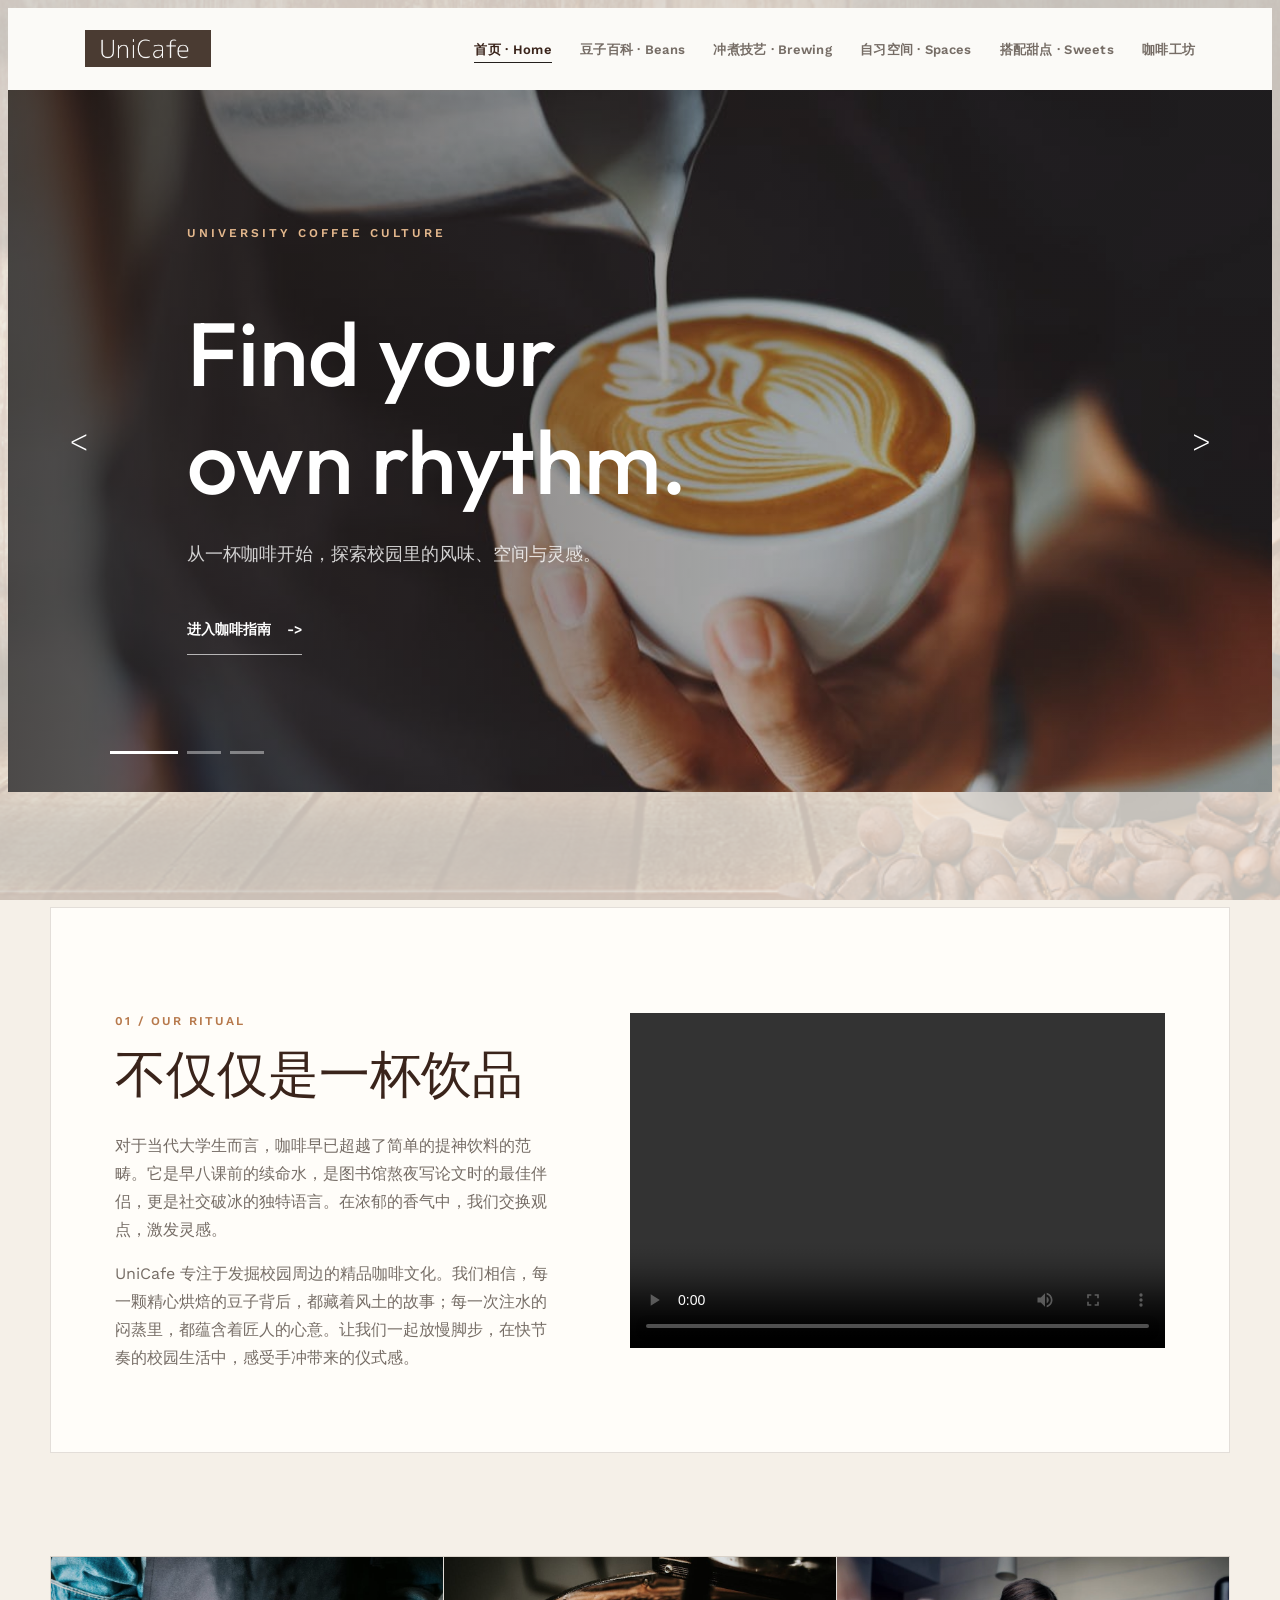
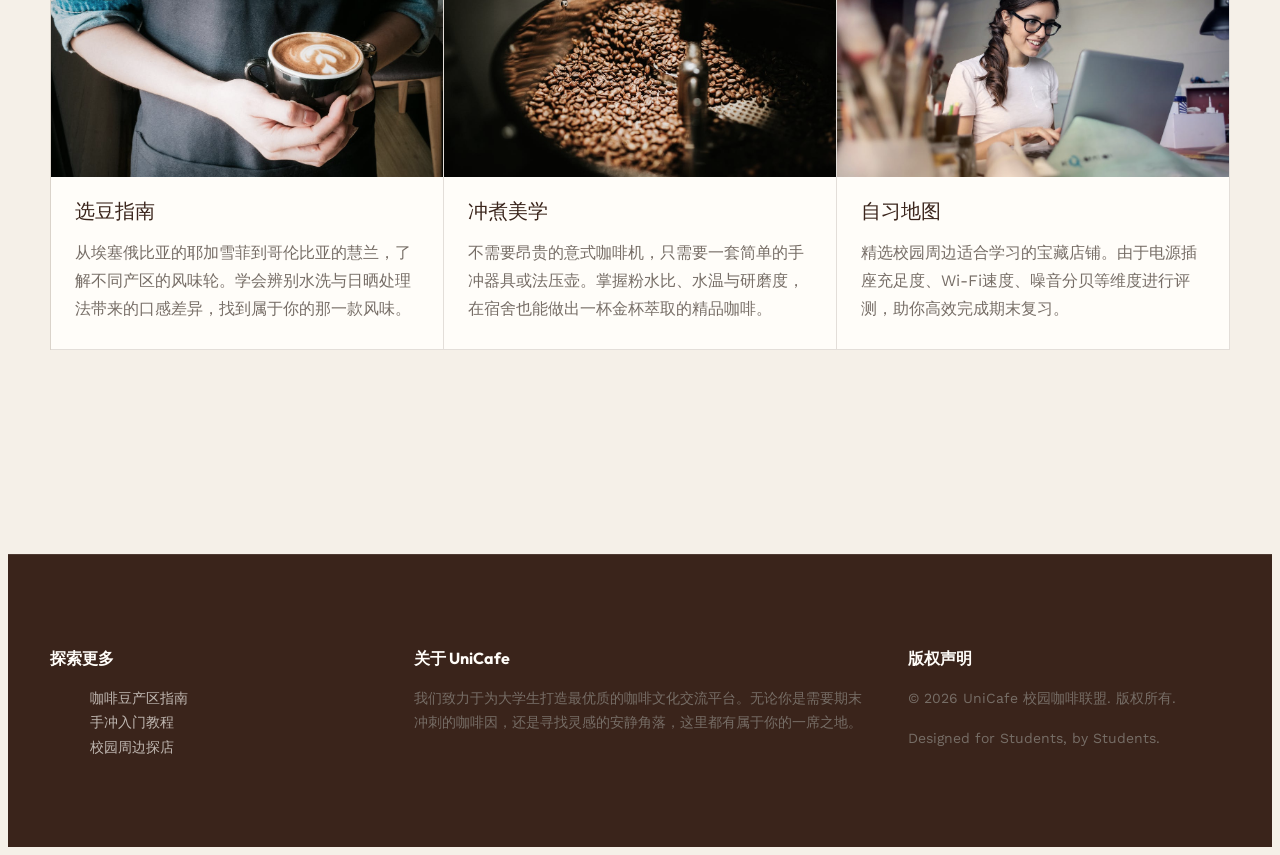
<file: index.html>
<!DOCTYPE html>
<html lang="zh-CN">

<head>
    <meta charset="UTF-8">
    <meta name="viewport" content="width=device-width, initial-scale=1.0">
    <title>UniCafe - 大学生的咖啡生活指南</title>
    <link rel="stylesheet" href="css/style-upgrade.css">
    <link rel="stylesheet" href="css/reference.css">
    <link rel="stylesheet" href="css/honor-style.css">
</head>

<body>

    <header>
        <div class="brand">
            <img src="images/logo.png" alt="UniCafe Logo">
        </div>
        <nav>
            <ul>
                <li><a href="index.html" class="active">首页 · Home</a></li>
                <li><a href="beans.html">豆子百科 · Beans</a></li>
                <li><a href="brewing.html">冲煮技艺 · Brewing</a></li>
                <li><a href="spaces.html">自习空间 · Spaces</a></li>
                <li><a href="sweets.html">搭配甜点 · Sweets</a></li>
                <li><a href="workshop.html">咖啡工坊</a></li>
            </ul>
        </nav>
    </header>


    <!-- 模块1：轮播图 -->
    <div class="carousel-container">
        <div class="carousel-slides">
            <div class="slide"><img src="images/slider1.jpg" alt="咖啡馆环境"></div>
            <div class="slide"><img src="images/slider2.jpg" alt="精美拉花"></div>
            <div class="slide"><img src="images/slider3.jpg" alt="学习时光"></div>
        </div>
        <div class="carousel-nav">
            <button class="prev">&lt;</button>
            <button class="next">&gt;</button>
        </div>
        <div class="carousel-dots"></div>
    </div>

    <main>
        <!-- 模块2：视频介绍 (左右布局) -->
        <section class="section-block split-layout">
            <div class="text-content">
                <h2>不仅仅是一杯饮品</h2>
                <p>对于当代大学生而言，咖啡早已超越了简单的提神饮料的范畴。它是早八课前的续命水，是图书馆熬夜写论文时的最佳伴侣，更是社交破冰的独特语言。在浓郁的香气中，我们交换观点，激发灵感。</p>
                <p>UniCafe
                    专注于发掘校园周边的精品咖啡文化。我们相信，每一颗精心烘焙的豆子背后，都藏着风土的故事；每一次注水的闷蒸里，都蕴含着匠人的心意。让我们一起放慢脚步，在快节奏的校园生活中，感受手冲带来的仪式感。</p>
            </div>
            <div class="media-content">
                <video src="video/01.mp4" controls></video>
            </div>
        </section>

        <!-- 模块3：特色卡片 (三列) -->
        <section class="section-block grid-3">
            <div class="card">
                <img src="images/green_beans.jpg" alt="生豆">
                <h3>选豆指南</h3>
                <p>从埃塞俄比亚的耶加雪菲到哥伦比亚的慧兰，了解不同产区的风味轮。学会辨别水洗与日晒处理法带来的口感差异，找到属于你的那一款风味。</p>
            </div>
            <div class="card">
                <img src="images/tools.jpg" alt="器具">
                <h3>冲煮美学</h3>
                <p>不需要昂贵的意式咖啡机，只需要一套简单的手冲器具或法压壶。掌握粉水比、水温与研磨度，在宿舍也能做出一杯金杯萃取的精品咖啡。</p>
            </div>
            <div class="card">
                <img src="images/quiet_study.jpg" alt="空间">
                <h3>自习地图</h3>
                <p>精选校园周边适合学习的宝藏店铺。由于电源插座充足度、Wi-Fi速度、噪音分贝等维度进行评测，助你高效完成期末复习。</p>
            </div>
        </section>
    </main>


    <footer>
        <div class="footer-col" style="margin-left: 360px;">
            <h4>探索更多</h4>
            <ul>
                <li><a href="beans.html">咖啡豆产区指南</a></li>
                <li><a href="brewing.html">手冲入门教程</a></li>
                <li><a href="spaces.html">校园周边探店</a></li>
            </ul>
        </div>
        <div class="footer-col" style="margin-left: -50px;">
            <h4>关于 UniCafe</h4>
            <p>我们致力于为大学生打造最优质的咖啡文化交流平台。无论你是需要期末冲刺的咖啡因，还是寻找灵感的安静角落，这里都有属于你的一席之地。</p>
        </div>
        <div class="footer-col">
            <h4>版权声明</h4>
            <p>&copy; 2026 UniCafe 校园咖啡联盟. 版权所有.</p>
            <p>Designed for Students, by Students.</p>
        </div>
    </footer>

    <script src="js/enhanced.js"></script>
    <script src="js/reference.js"></script>
    <script src="js/honor-style.js"></script>
</body>

</html>
</file>
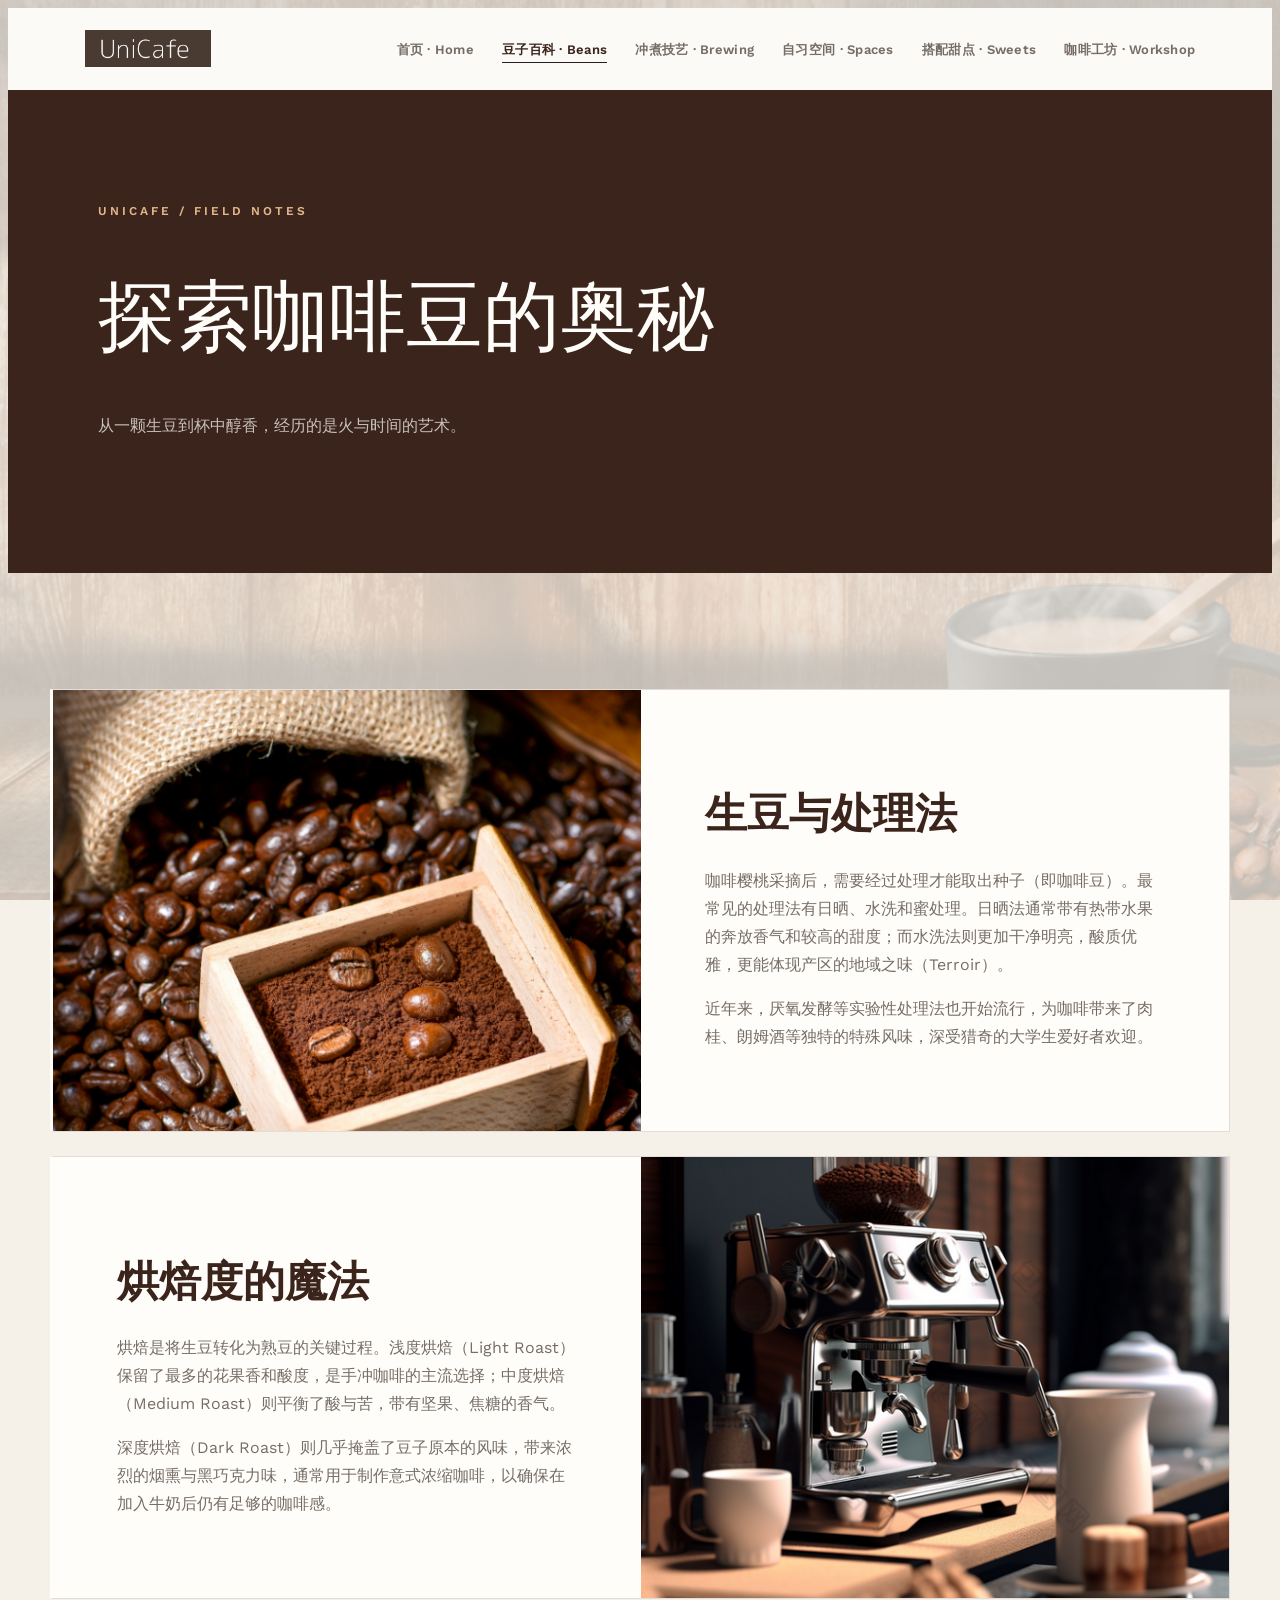
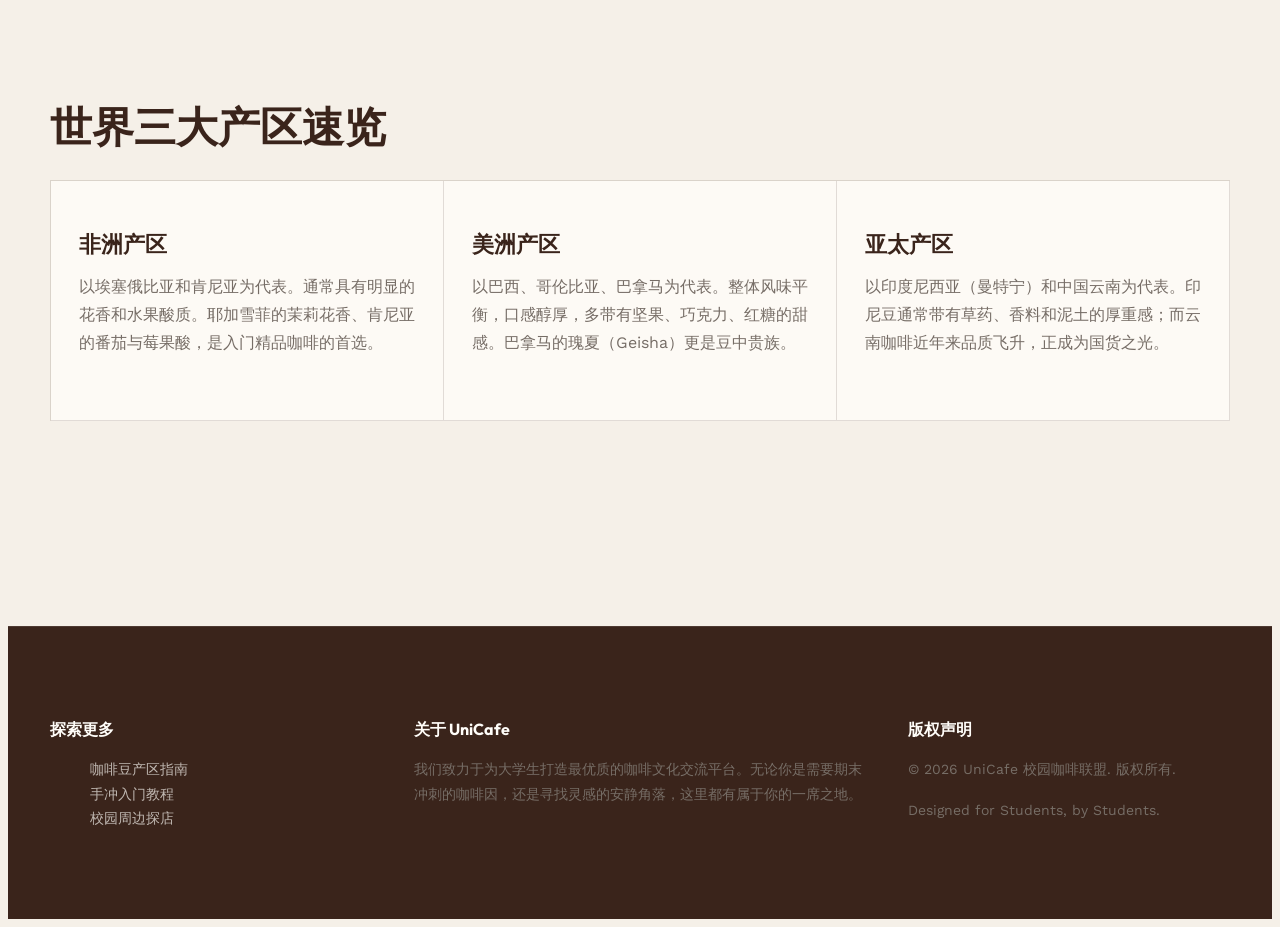
<file: beans.html>
<!DOCTYPE html>
<html lang="zh-CN">

<head>
    <meta charset="UTF-8">
    <meta name="viewport" content="width=device-width, initial-scale=1.0">
    <title>豆子百科 - UniCafe</title>
    <link rel="stylesheet" href="css/style-upgrade.css">
    <link rel="stylesheet" href="css/reference.css">
</head>

<body>

    <header>
        <div class="brand">
            <img src="images/logo.png" alt="UniCafe Logo">
        </div>
        <nav>
            <ul>
                <li><a href="index.html">首页 · Home</a></li>
                <li><a href="beans.html" class="active">豆子百科 · Beans</a></li>
                <li><a href="brewing.html">冲煮技艺 · Brewing</a></li>
                <li><a href="spaces.html">自习空间 · Spaces</a></li>
                <li><a href="sweets.html">搭配甜点 · Sweets</a></li>
                <li><a href="workshop.html">咖啡工坊 · Workshop</a></li>
            </ul>
        </nav>
    </header>


    <div class="page-header">
        <h1>探索咖啡豆的奥秘</h1>
        <p>从一颗生豆到杯中醇香，经历的是火与时间的艺术。</p>
    </div>

    <main>
        <!-- 模块1：左右交替图文 -->
        <section class="section-block zigzag">
            <div class="zigzag-item">
                <img src="images/slider2.jpg" alt="生豆处理">
                <div class="zigzag-text">
                    <h2>生豆与处理法</h2>
                    <p>咖啡樱桃采摘后，需要经过处理才能取出种子（即咖啡豆）。最常见的处理法有日晒、水洗和蜜处理。日晒法通常带有热带水果的奔放香气和较高的甜度；而水洗法则更加干净明亮，酸质优雅，更能体现产区的地域之味（Terroir）。
                    </p>
                    <p>近年来，厌氧发酵等实验性处理法也开始流行，为咖啡带来了肉桂、朗姆酒等独特的特殊风味，深受猎奇的大学生爱好者欢迎。</p>
                </div>
            </div>
            <div class="zigzag-item reverse">
                <img src="images/slider3.jpg" alt="烘焙过程">
                <div class="zigzag-text">
                    <h2>烘焙度的魔法</h2>
                    <p>烘焙是将生豆转化为熟豆的关键过程。浅度烘焙（Light Roast）保留了最多的花果香和酸度，是手冲咖啡的主流选择；中度烘焙（Medium Roast）则平衡了酸与苦，带有坚果、焦糖的香气。
                    </p>
                    <p>深度烘焙（Dark Roast）则几乎掩盖了豆子原本的风味，带来浓烈的烟熏与黑巧克力味，通常用于制作意式浓缩咖啡，以确保在加入牛奶后仍有足够的咖啡感。</p>
                </div>
            </div>
        </section>

        <!-- 模块2：产区列表 -->
        <section class="section-block text-columns">
            <h2>世界三大产区速览</h2>
            <div class="column-box">
                <article>
                    <h3>非洲产区</h3>
                    <p>以埃塞俄比亚和肯尼亚为代表。通常具有明显的花香和水果酸质。耶加雪菲的茉莉花香、肯尼亚的番茄与莓果酸，是入门精品咖啡的首选。</p>
                </article>
                <article>
                    <h3>美洲产区</h3>
                    <p>以巴西、哥伦比亚、巴拿马为代表。整体风味平衡，口感醇厚，多带有坚果、巧克力、红糖的甜感。巴拿马的瑰夏（Geisha）更是豆中贵族。</p>
                </article>
                <article>
                    <h3>亚太产区</h3>
                    <p>以印度尼西亚（曼特宁）和中国云南为代表。印尼豆通常带有草药、香料和泥土的厚重感；而云南咖啡近年来品质飞升，正成为国货之光。</p>
                </article>
            </div>
        </section>
    </main>


    <footer>
        <div class="footer-col" style="margin-left: 360px;">
            <h4>探索更多</h4>
            <ul>
                <li><a href="beans.html">咖啡豆产区指南</a></li>
                <li><a href="brewing.html">手冲入门教程</a></li>
                <li><a href="spaces.html">校园周边探店</a></li>
            </ul>
        </div>
        <div class="footer-col" style="margin-left: -50px;">
            <h4>关于 UniCafe</h4>
            <p>我们致力于为大学生打造最优质的咖啡文化交流平台。无论你是需要期末冲刺的咖啡因，还是寻找灵感的安静角落，这里都有属于你的一席之地。</p>
        </div>
        <div class="footer-col">
            <h4>版权声明</h4>
            <p>&copy; 2026 UniCafe 校园咖啡联盟. 版权所有.</p>
            <p>Designed for Students, by Students.</p>
        </div>
    </footer>

    <script src="js/enhanced.js"></script>
    <script src="js/reference.js"></script>
</body>

</html>
</file>
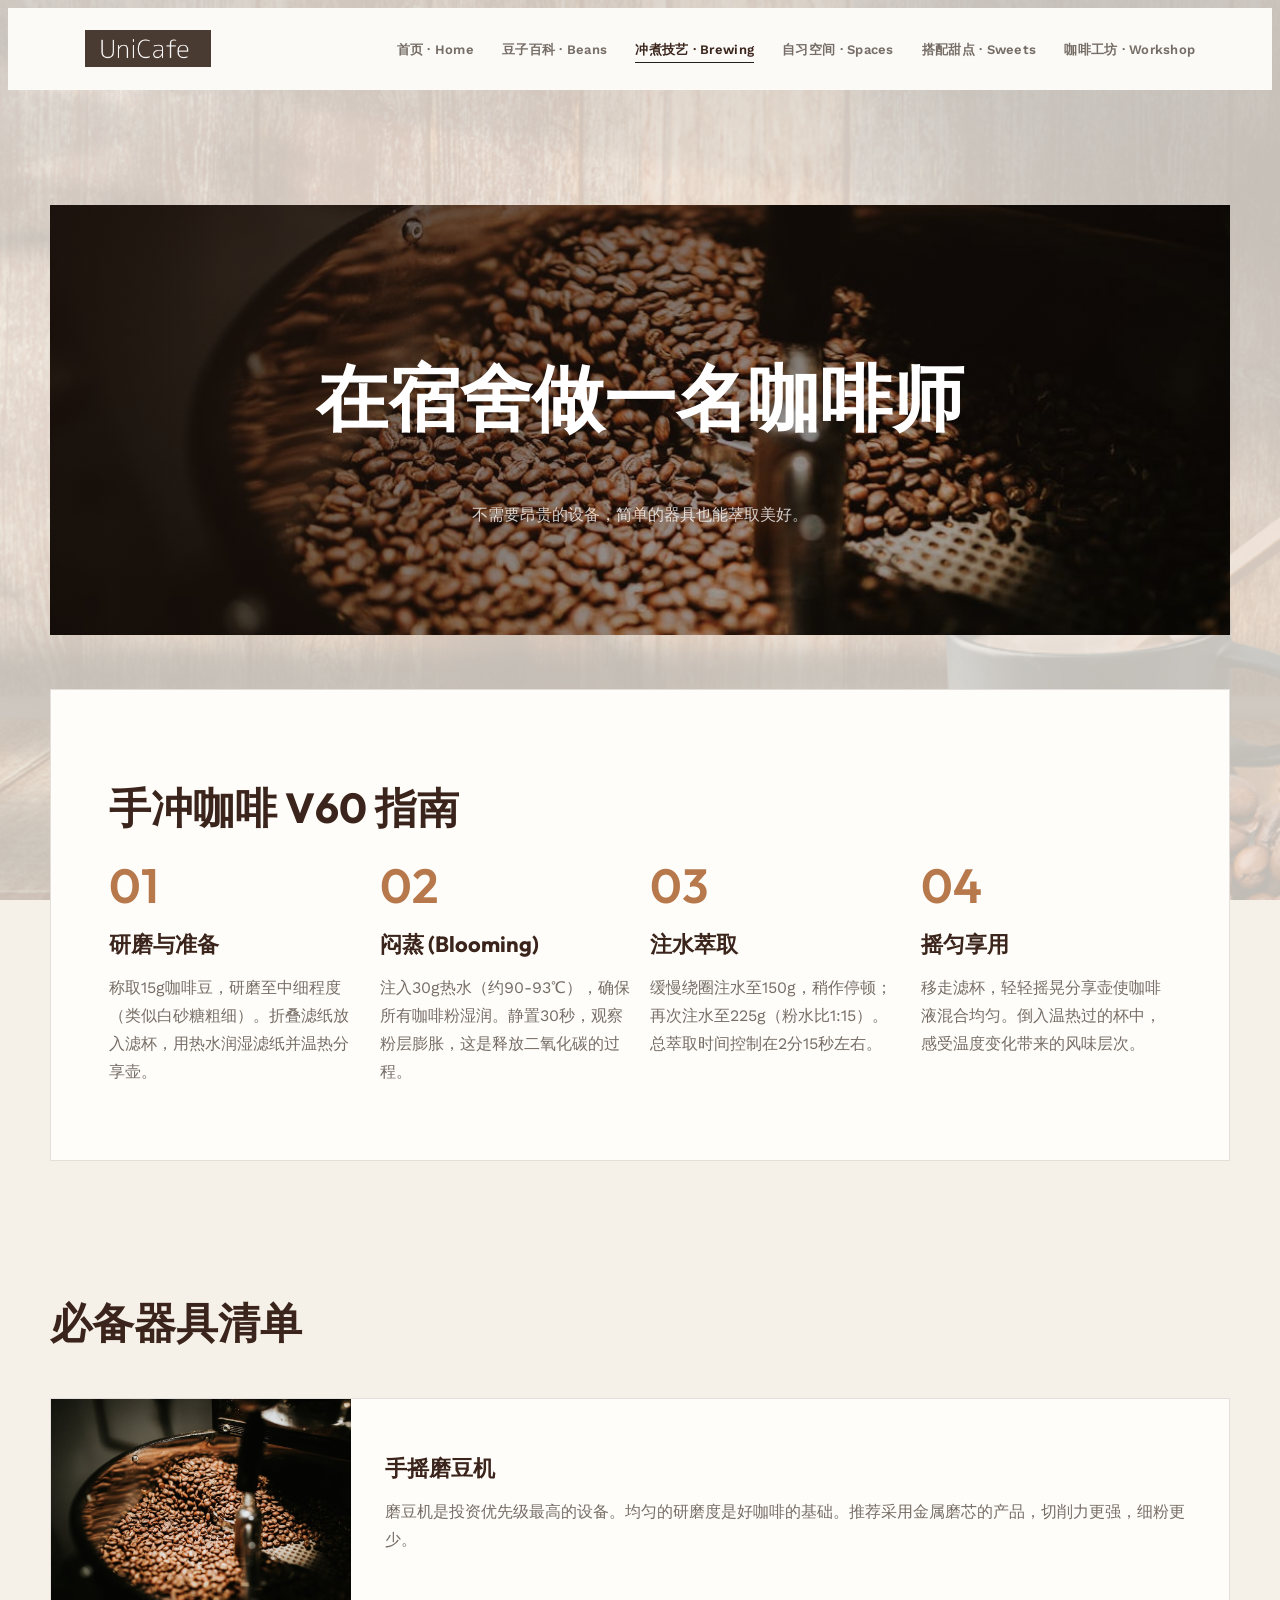
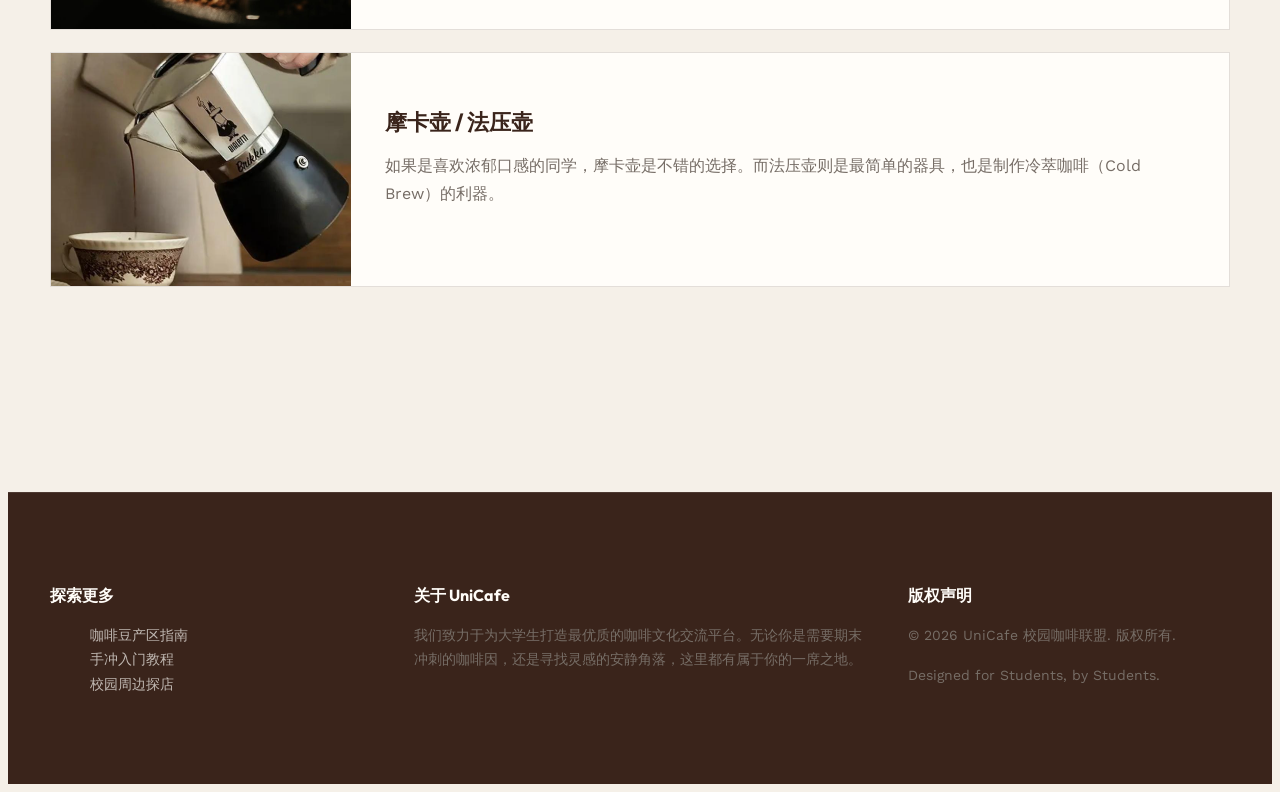
<file: brewing.html>
<!DOCTYPE html>
<html lang="zh-CN">

<head>
    <meta charset="UTF-8">
    <meta name="viewport" content="width=device-width, initial-scale=1.0">
    <title>冲煮技艺 - UniCafe</title>
    <link rel="stylesheet" href="css/style-upgrade.css">
    <link rel="stylesheet" href="css/reference.css">
</head>

<body>

    <header>
        <div class="brand">
            <img src="images/logo.png" alt="UniCafe Logo">
        </div>
        <nav>
            <ul>
                <li><a href="index.html">首页 · Home</a></li>
                <li><a href="beans.html">豆子百科 · Beans</a></li>
                <li><a href="brewing.html" class="active">冲煮技艺 · Brewing</a></li>
                <li><a href="spaces.html">自习空间 · Spaces</a></li>
                <li><a href="sweets.html">搭配甜点 · Sweets</a></li>
                <li><a href="workshop.html">咖啡工坊 · Workshop</a></li>
            </ul>
        </nav>
    </header>


    <main>
        <!-- 模块1：全宽Banner + 介绍 -->
        <section class="hero-box" style="background-image: url('images/tools.jpg');">
            <div class="hero-overlay">
                <h1>在宿舍做一名咖啡师</h1>
                <p>不需要昂贵的设备，简单的器具也能萃取美好。</p>
            </div>
        </section>

        <!-- 模块2：步骤网格 -->
        <section class="section-block steps-grid">
            <h2>手冲咖啡 V60 指南</h2>
            <div class="steps-container">
                <div class="step-card">
                    <div class="step-num">01</div>
                    <h3>研磨与准备</h3>
                    <p>称取15g咖啡豆，研磨至中细程度（类似白砂糖粗细）。折叠滤纸放入滤杯，用热水润湿滤纸并温热分享壶。</p>
                </div>
                <div class="step-card">
                    <div class="step-num">02</div>
                    <h3>闷蒸 (Blooming)</h3>
                    <p>注入30g热水（约90-93℃），确保所有咖啡粉湿润。静置30秒，观察粉层膨胀，这是释放二氧化碳的过程。</p>
                </div>
                <div class="step-card">
                    <div class="step-num">03</div>
                    <h3>注水萃取</h3>
                    <p>缓慢绕圈注水至150g，稍作停顿；再次注水至225g（粉水比1:15）。总萃取时间控制在2分15秒左右。</p>
                </div>
                <div class="step-card">
                    <div class="step-num">04</div>
                    <h3>摇匀享用</h3>
                    <p>移走滤杯，轻轻摇晃分享壶使咖啡液混合均匀。倒入温热过的杯中，感受温度变化带来的风味层次。</p>
                </div>
            </div>
        </section>

        <!-- 模块3：器具介绍 (Flex布局) -->
        <section class="section-block tools-list">
            <h2>必备器具清单</h2>
            <div class="tool-item">
                <img src="images/tools.jpg" alt="手摇磨豆机">
                <div class="tool-info">
                    <h3>手摇磨豆机</h3>
                    <p>磨豆机是投资优先级最高的设备。均匀的研磨度是好咖啡的基础。推荐采用金属磨芯的产品，切削力更强，细粉更少。</p>
                </div>
            </div>
            <div class="tool-item">
                <img src="images/espresso1.jpg" alt="摩卡壶">
                <div class="tool-info">
                    <h3>摩卡壶 / 法压壶</h3>
                    <p>如果是喜欢浓郁口感的同学，摩卡壶是不错的选择。而法压壶则是最简单的器具，也是制作冷萃咖啡（Cold Brew）的利器。</p>
                </div>
            </div>
        </section>
    </main>


    <footer>
        <div class="footer-col" style="margin-left: 360px;">
            <h4>探索更多</h4>
            <ul>
                <li><a href="beans.html">咖啡豆产区指南</a></li>
                <li><a href="brewing.html">手冲入门教程</a></li>
                <li><a href="spaces.html">校园周边探店</a></li>
            </ul>
        </div>
        <div class="footer-col" style="margin-left: -50px;">
            <h4>关于 UniCafe</h4>
            <p>我们致力于为大学生打造最优质的咖啡文化交流平台。无论你是需要期末冲刺的咖啡因，还是寻找灵感的安静角落，这里都有属于你的一席之地。</p>
        </div>
        <div class="footer-col">
            <h4>版权声明</h4>
            <p>&copy; 2026 UniCafe 校园咖啡联盟. 版权所有.</p>
            <p>Designed for Students, by Students.</p>
        </div>
    </footer>

    <script src="js/enhanced.js"></script>
    <script src="js/reference.js"></script>
</body>

</html>
</file>
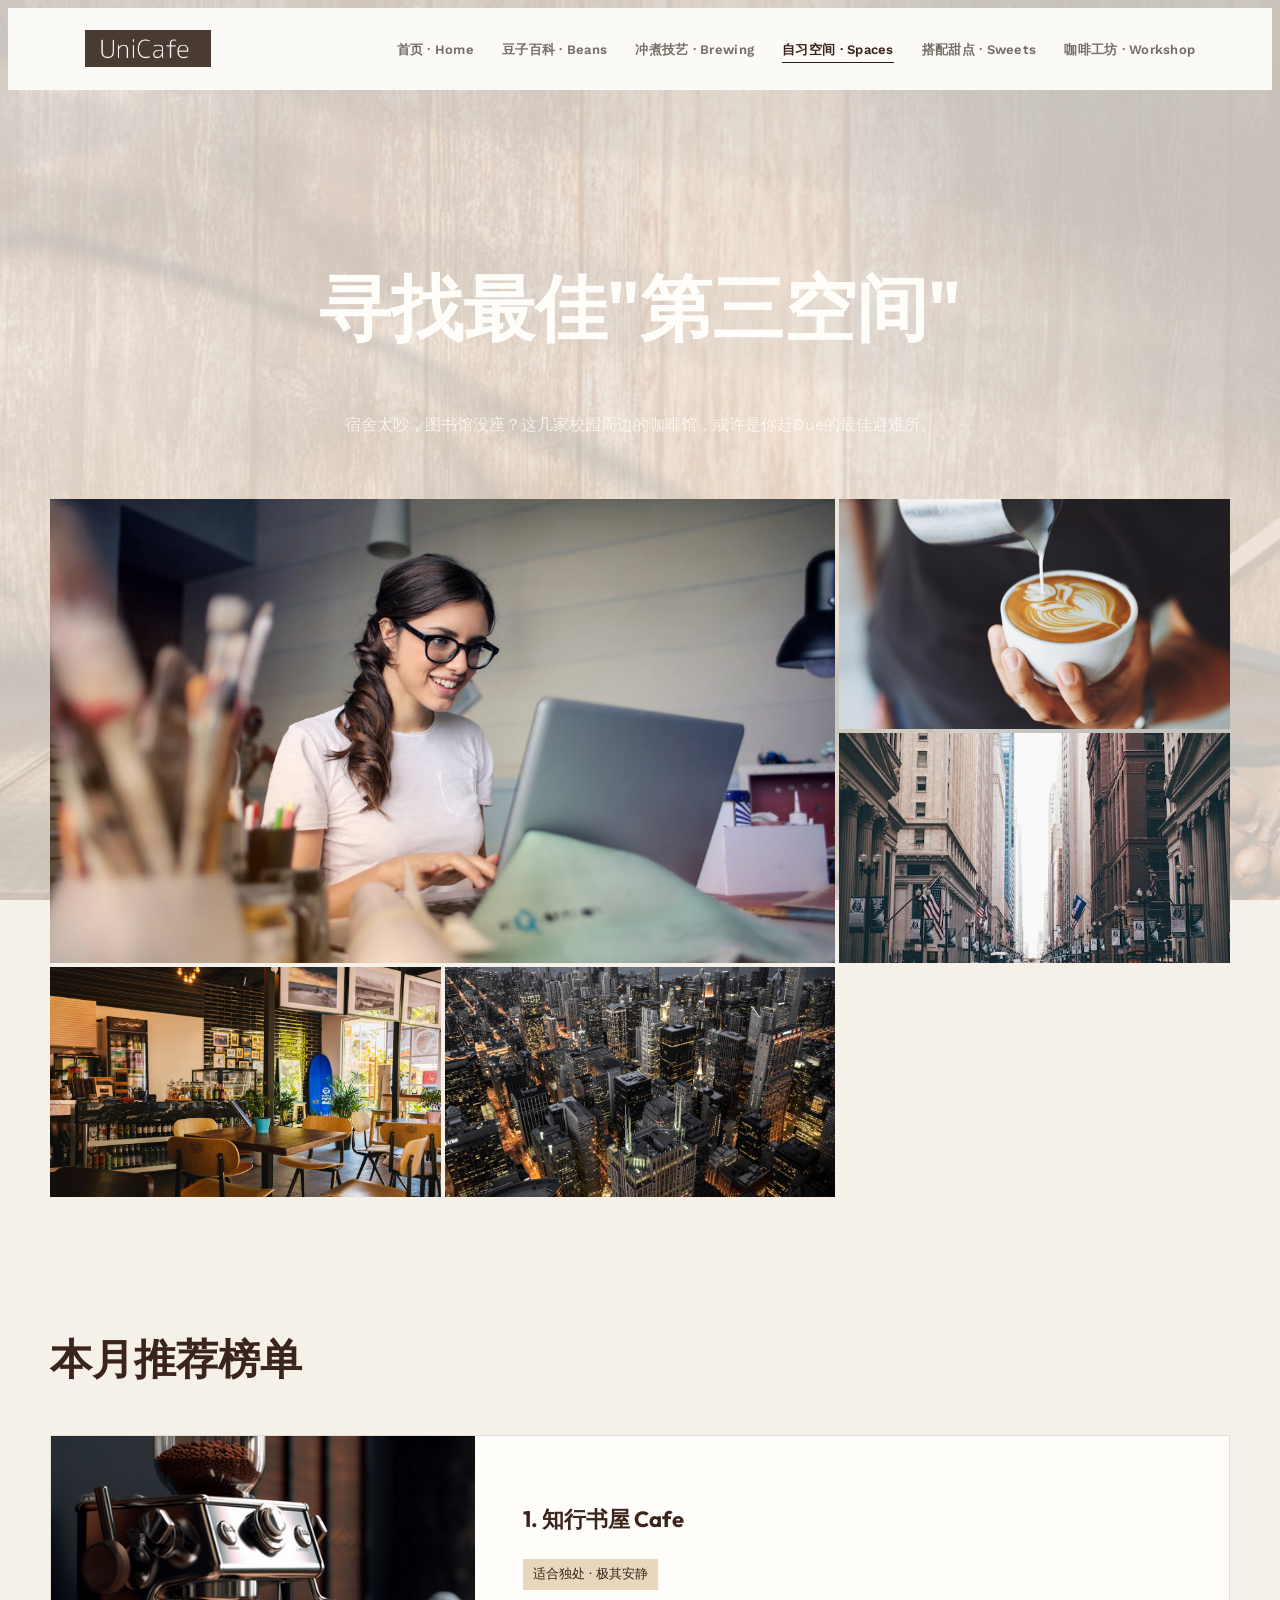
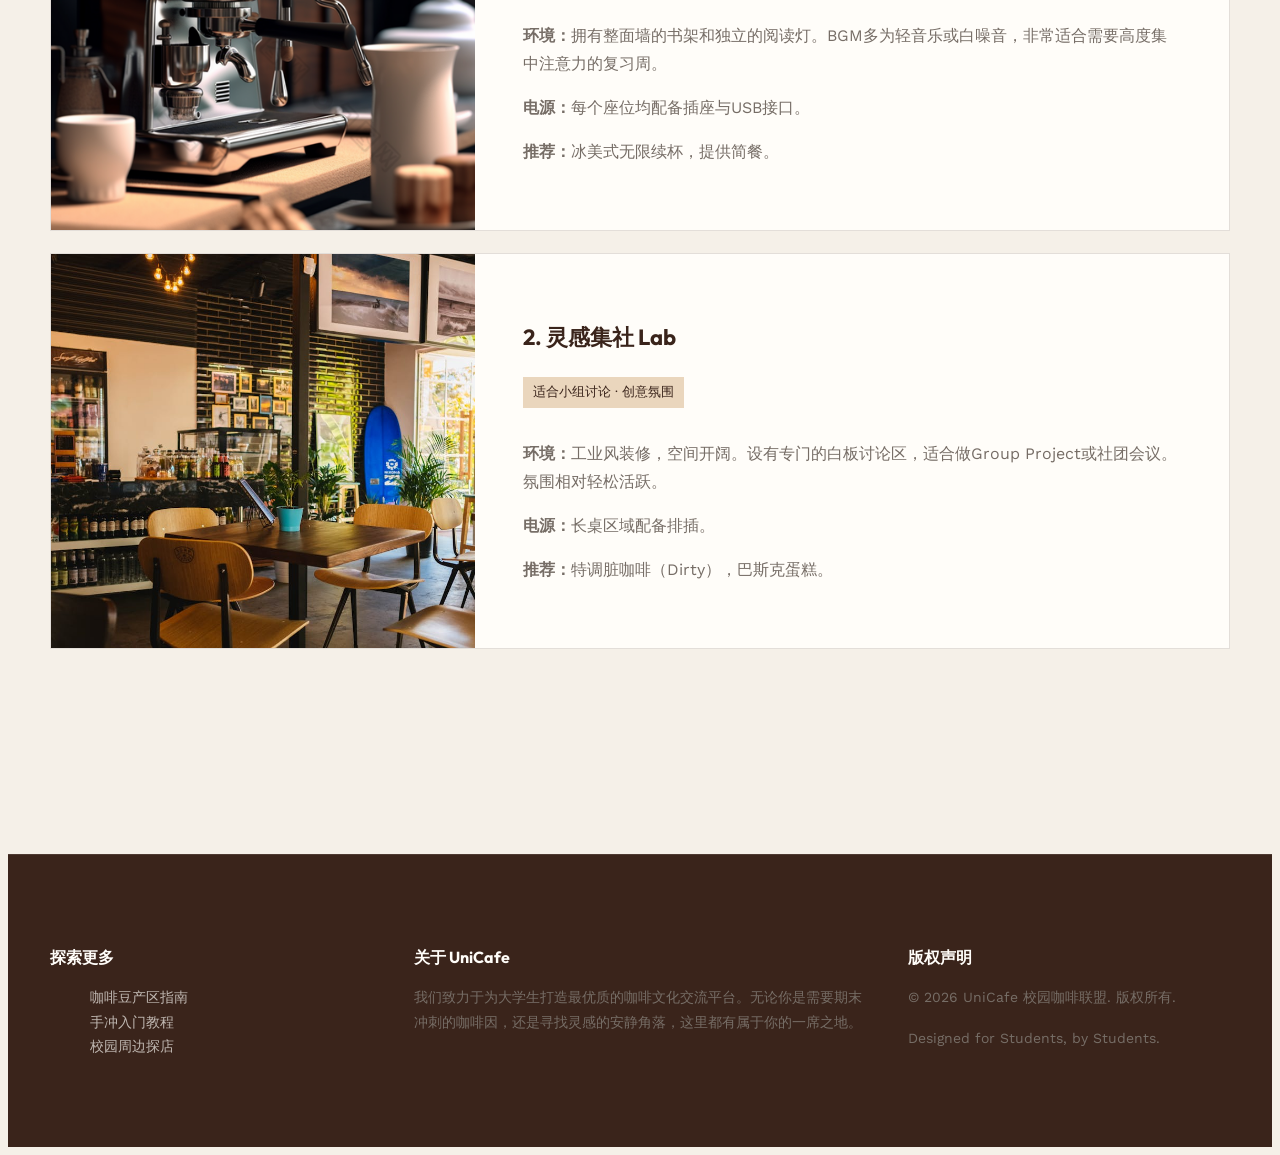
<file: spaces.html>
<!DOCTYPE html>
<html lang="zh-CN">

<head>
    <meta charset="UTF-8">
    <meta name="viewport" content="width=device-width, initial-scale=1.0">
    <title>自习空间 - UniCafe</title>
    <link rel="stylesheet" href="css/style-upgrade.css">
    <link rel="stylesheet" href="css/reference.css">
</head>

<body>

    <header>
        <div class="brand">
            <img src="images/logo.png" alt="UniCafe Logo">
        </div>
        <nav>
            <ul>
                <li><a href="index.html">首页 · Home</a></li>
                <li><a href="beans.html">豆子百科 · Beans</a></li>
                <li><a href="brewing.html">冲煮技艺 · Brewing</a></li>
                <li><a href="spaces.html" class="active">自习空间 · Spaces</a></li>
                <li><a href="sweets.html">搭配甜点 · Sweets</a></li>
                <li><a href="workshop.html">咖啡工坊 · Workshop</a></li>
            </ul>
        </nav>
    </header>


    <main>
        <section class="section-block intro-center">
            <h1>寻找最佳"第三空间"</h1>
            <p>宿舍太吵，图书馆没座？这几家校园周边的咖啡馆，或许是你赶Due的最佳避难所。</p>
        </section>

        <!-- 模块1：图片墙 -->
        <section class="section-block gallery-masonry">
            <div class="gallery-item large"><img src="images/quiet_study.jpg" alt="安静角落"></div>
            <div class="gallery-item"><img src="images/slider1.jpg" alt="长桌区域"></div>
            <div class="gallery-item"><img src="images/outdoor.jpg" alt="户外座"></div>
            <div class="gallery-item"><img src="images/social_cafe.jpg" alt="讨论区"></div>
            <div class="gallery-item"><img src="images/map.jpg" alt="讨论区"></div>
        </section>

        <!-- 模块2：推荐列表 -->
        <section class="section-block places-list">
            <h2>本月推荐榜单</h2>
            <div class="place-row">
                <div class="place-img">
                    <img src="images/slider3.jpg" alt="静谧书屋">
                </div>
                <div class="place-details">
                    <h3>1. 知行书屋 Cafe</h3>
                    <p class="tag">适合独处 · 极其安静</p>
                    <p><strong>环境：</strong>拥有整面墙的书架和独立的阅读灯。BGM多为轻音乐或白噪音，非常适合需要高度集中注意力的复习周。</p>
                    <p><strong>电源：</strong>每个座位均配备插座与USB接口。</p>
                    <p><strong>推荐：</strong>冰美式无限续杯，提供简餐。</p>
                </div>
            </div>

            <div class="place-row">
                <div class="place-img">
                    <img src="images/social_cafe.jpg" alt="创意空间">
                </div>
                <div class="place-details">
                    <h3>2. 灵感集社 Lab</h3>
                    <p class="tag">适合小组讨论 · 创意氛围</p>
                    <p><strong>环境：</strong>工业风装修，空间开阔。设有专门的白板讨论区，适合做Group Project或社团会议。氛围相对轻松活跃。</p>
                    <p><strong>电源：</strong>长桌区域配备排插。</p>
                    <p><strong>推荐：</strong>特调脏咖啡（Dirty），巴斯克蛋糕。</p>
                </div>
            </div>
        </section>
    </main>


    <footer>
        <div class="footer-col" style="margin-left: 360px;">
            <h4>探索更多</h4>
            <ul>
                <li><a href="beans.html">咖啡豆产区指南</a></li>
                <li><a href="brewing.html">手冲入门教程</a></li>
                <li><a href="spaces.html">校园周边探店</a></li>
            </ul>
        </div>
        <div class="footer-col" style="margin-left: -50px;">
            <h4>关于 UniCafe</h4>
            <p>我们致力于为大学生打造最优质的咖啡文化交流平台。无论你是需要期末冲刺的咖啡因，还是寻找灵感的安静角落，这里都有属于你的一席之地。</p>
        </div>
        <div class="footer-col">
            <h4>版权声明</h4>
            <p>&copy; 2026 UniCafe 校园咖啡联盟. 版权所有.</p>
            <p>Designed for Students, by Students.</p>
        </div>
    </footer>

    <script src="js/enhanced.js"></script>
    <script src="js/reference.js"></script>
</body>

</html>
</file>
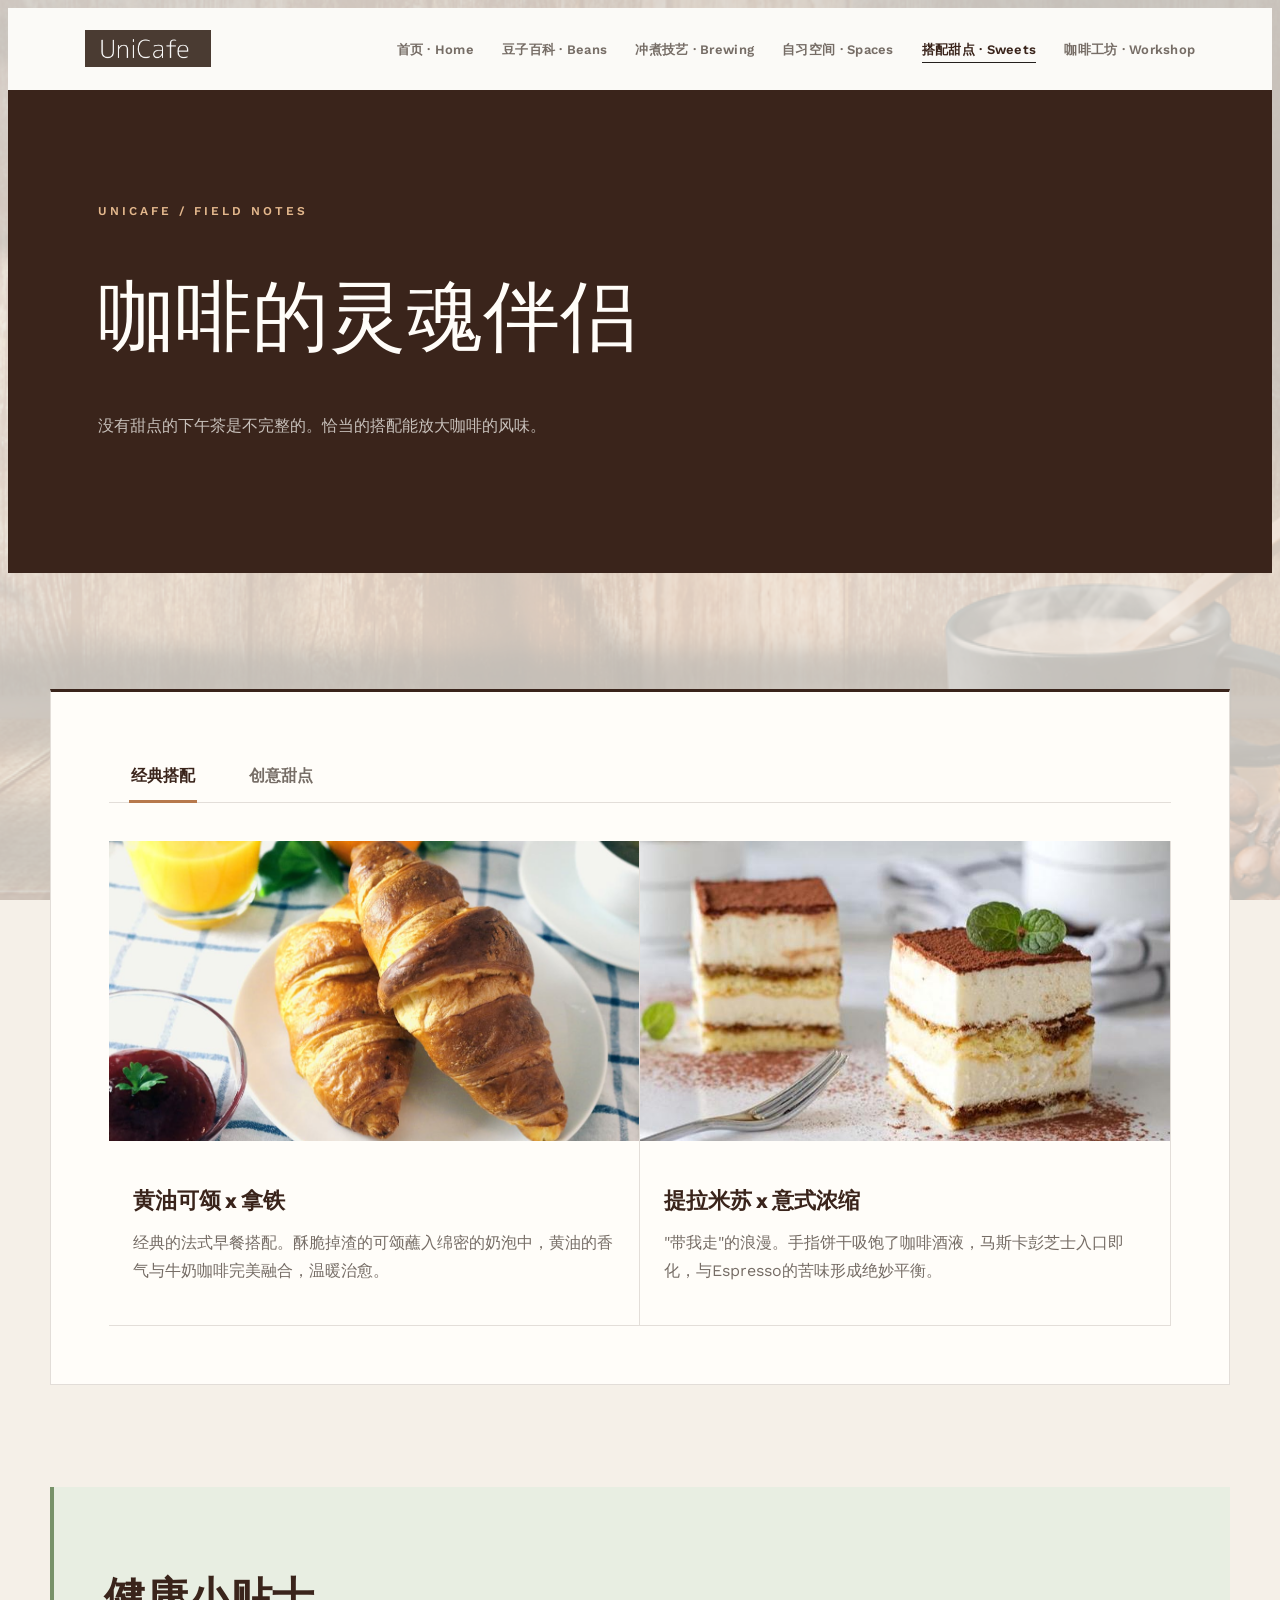
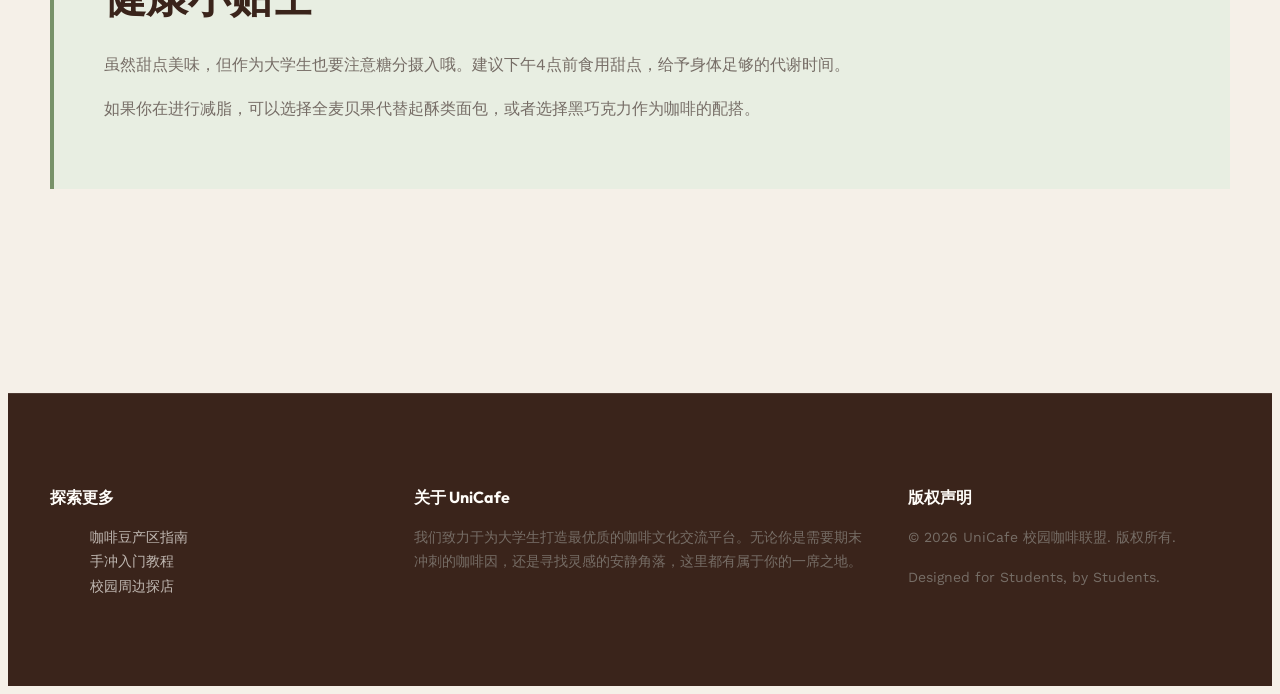
<file: sweets.html>
<!DOCTYPE html>
<html lang="zh-CN">

<head>
    <meta charset="UTF-8">
    <meta name="viewport" content="width=device-width, initial-scale=1.0">
    <title>甜蜜搭配 - UniCafe</title>
    <link rel="stylesheet" href="css/style-upgrade.css">
    <link rel="stylesheet" href="css/reference.css">
</head>

<body>

    <header>
        <div class="brand">
            <img src="images/logo.png" alt="UniCafe Logo">
        </div>
        <nav>
            <ul>
                <li><a href="index.html">首页 · Home</a></li>
                <li><a href="beans.html">豆子百科 · Beans</a></li>
                <li><a href="brewing.html">冲煮技艺 · Brewing</a></li>
                <li><a href="spaces.html">自习空间 · Spaces</a></li>
                <li><a href="sweets.html" class="active">搭配甜点 · Sweets</a></li>
                <li><a href="workshop.html">咖啡工坊 · Workshop</a></li>
            </ul>
        </nav>
    </header>


    <div class="page-header">
        <h1>咖啡的灵魂伴侣</h1>
        <p>没有甜点的下午茶是不完整的。恰当的搭配能放大咖啡的风味。</p>
    </div>

    <main>
        <!-- 模块1：交互式菜单 (简单JS效果) -->
        <section class="section-block menu-display">
            <div class="menu-tabs">
                <button class="tab-btn active" onclick="switchTab('classic')">经典搭配</button>
                <button class="tab-btn" onclick="switchTab('modern')">创意甜点</button>
            </div>

            <div id="classic" class="menu-content active">
                <div class="food-card">
                    <img src="images/croissant.jpg" alt="可颂">
                    <div class="food-text">
                        <h3>黄油可颂 x 拿铁</h3>
                        <p>经典的法式早餐搭配。酥脆掉渣的可颂蘸入绵密的奶泡中，黄油的香气与牛奶咖啡完美融合，温暖治愈。</p>
                    </div>
                </div>
                <div class="food-card">
                    <img src="images/cake.jpg" alt="提拉米苏">
                    <div class="food-text">
                        <h3>提拉米苏 x 意式浓缩</h3>
                        <p>"带我走"的浪漫。手指饼干吸饱了咖啡酒液，马斯卡彭芝士入口即化，与Espresso的苦味形成绝妙平衡。</p>
                    </div>
                </div>
            </div>

            <div id="modern" class="menu-content">
                <div class="food-card">
                    <img src="images/cake2.jpg" alt="巴斯克">
                    <div class="food-text">
                        <h3>流心巴斯克 x 手冲耶加雪菲</h3>
                        <p>巴斯克芝士蛋糕厚重浓郁，搭配酸质明亮、花香四溢的浅烘手冲，刚好可以解腻，让味蕾瞬间清爽。</p>
                    </div>
                </div>
                <div class="food-card">
                    <img src="images/croissant2.jpg" alt="司康">
                    <div class="food-text">
                        <h3>英式司康 x 冷萃咖啡</h3>
                        <p>扎实的司康涂抹上凝脂奶油和果酱，搭配清爽冰凉的冷萃咖啡，是炎炎夏日午后的最佳选择。</p>
                    </div>
                </div>
            </div>
        </section>

        <!-- 模块2：营养建议 -->
        <section class="section-block nutrition-info">
            <h2>健康小贴士</h2>
            <div class="info-box">
                <p>虽然甜点美味，但作为大学生也要注意糖分摄入哦。建议下午4点前食用甜点，给予身体足够的代谢时间。</p>
                <p>如果你在进行减脂，可以选择全麦贝果代替起酥类面包，或者选择黑巧克力作为咖啡的配搭。</p>
            </div>
        </section>
    </main>


    <footer>
        <div class="footer-col" style="margin-left: 360px;">
            <h4>探索更多</h4>
            <ul>
                <li><a href="beans.html">咖啡豆产区指南</a></li>
                <li><a href="brewing.html">手冲入门教程</a></li>
                <li><a href="spaces.html">校园周边探店</a></li>
            </ul>
        </div>
        <div class="footer-col" style="margin-left: -50px;">
            <h4>关于 UniCafe</h4>
            <p>我们致力于为大学生打造最优质的咖啡文化交流平台。无论你是需要期末冲刺的咖啡因，还是寻找灵感的安静角落，这里都有属于你的一席之地。</p>
        </div>
        <div class="footer-col">
            <h4>版权声明</h4>
            <p>&copy; 2026 UniCafe 校园咖啡联盟. 版权所有.</p>
            <p>Designed for Students, by Students.</p>
        </div>
    </footer>

    <script src="js/enhanced.js"></script>
    <script src="js/reference.js"></script>
</body>

</html>
</file>
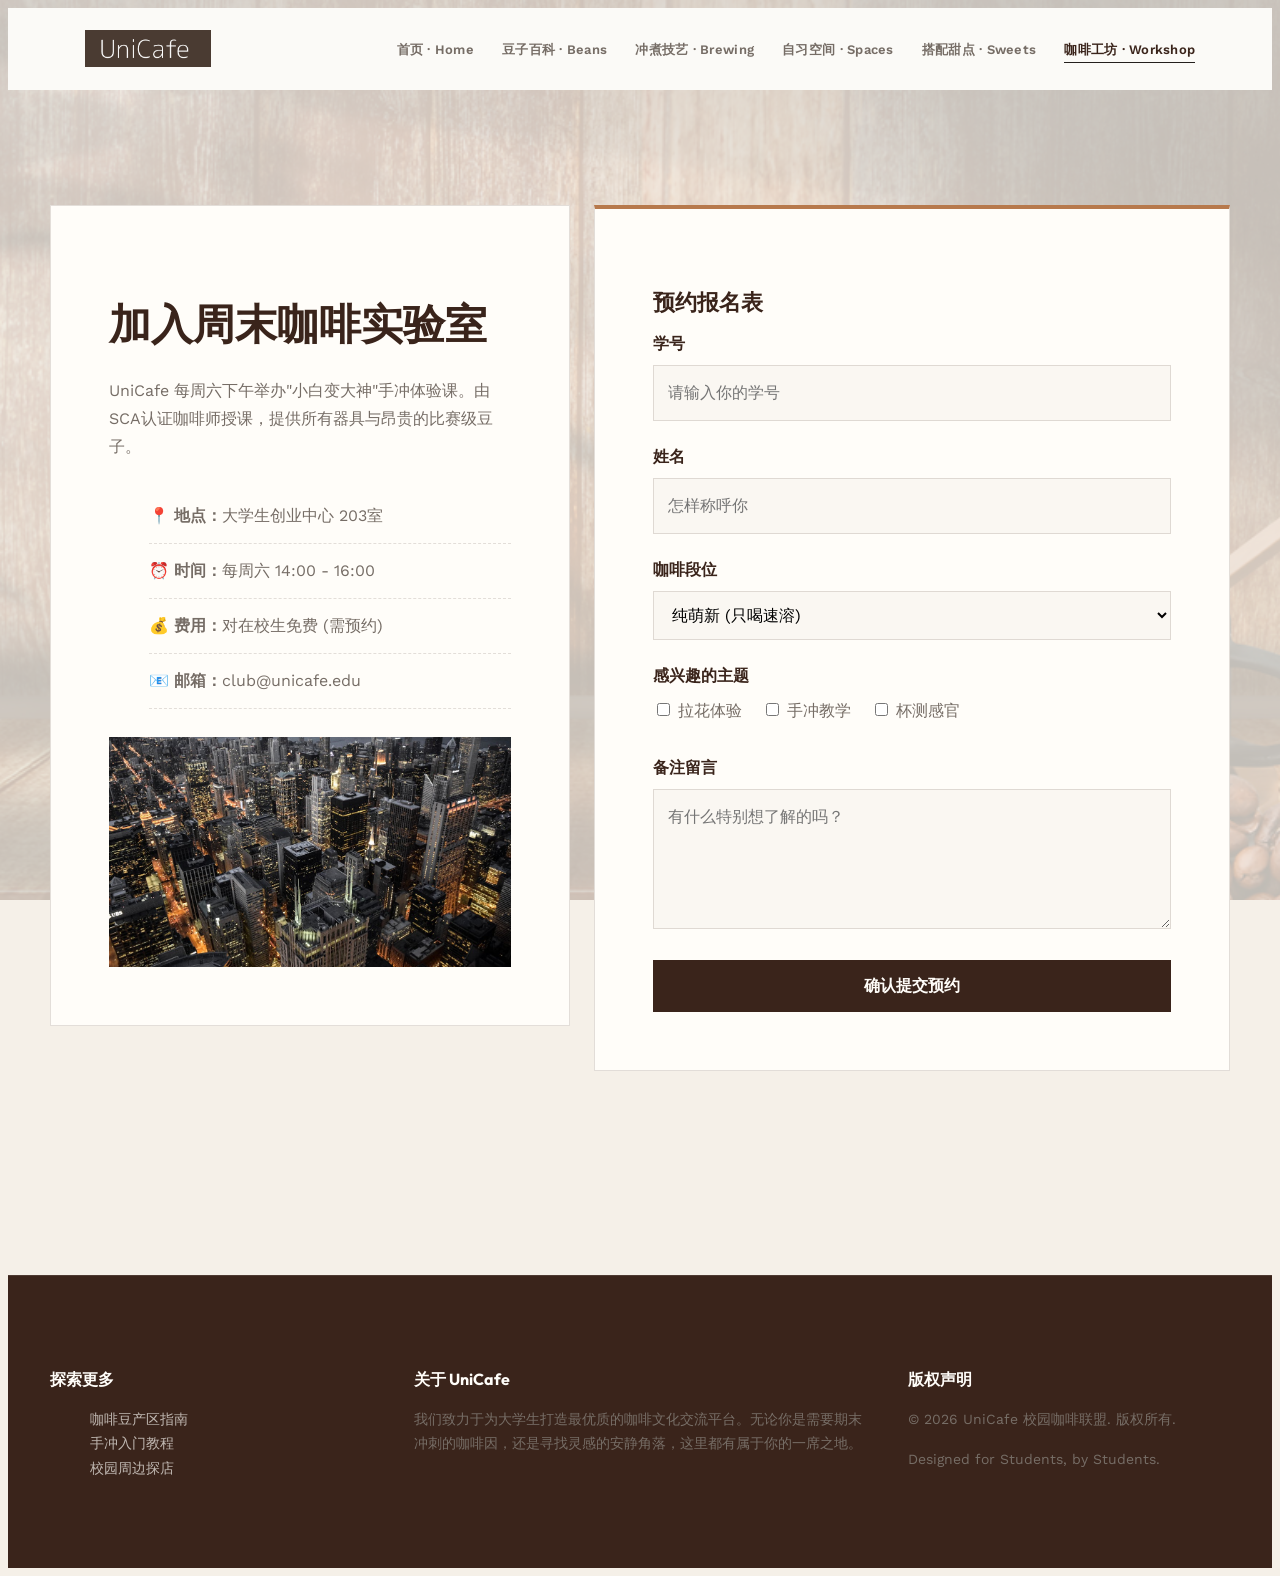
<file: workshop.html>
<!DOCTYPE html>
<html lang="zh-CN">

<head>
    <meta charset="UTF-8">
    <meta name="viewport" content="width=device-width, initial-scale=1.0">
    <title>咖啡工坊 - UniCafe</title>
    <link rel="stylesheet" href="css/style-upgrade.css">
    <link rel="stylesheet" href="css/reference.css">
</head>

<body>

    <header>
        <div class="brand">
            <img src="images/logo.png" alt="UniCafe Logo">
        </div>
        <nav>
            <ul>
                <li><a href="index.html">首页 · Home</a></li>
                <li><a href="beans.html">豆子百科 · Beans</a></li>
                <li><a href="brewing.html">冲煮技艺 · Brewing</a></li>
                <li><a href="spaces.html">自习空间 · Spaces</a></li>
                <li><a href="sweets.html">搭配甜点 · Sweets</a></li>
                <li><a href="workshop.html" class="active">咖啡工坊 · Workshop</a></li>
            </ul>
        </nav>
    </header>


    <main>
        <section class="section-block contact-wrapper">
            <!-- 左侧：地图与信息 -->
            <div class="contact-info">
                <h2>加入周末咖啡实验室</h2>
                <p>UniCafe 每周六下午举办"小白变大神"手冲体验课。由SCA认证咖啡师授课，提供所有器具与昂贵的比赛级豆子。</p>
                <ul class="info-list">
                    <li><strong>📍 地点：</strong>大学生创业中心 203室</li>
                    <li><strong>⏰ 时间：</strong>每周六 14:00 - 16:00</li>
                    <li><strong>💰 费用：</strong>对在校生免费 (需预约)</li>
                    <li><strong>📧 邮箱：</strong>club@unicafe.edu</li>
                </ul>
                <div class="map-box">
                    <img src="images/map.jpg" alt="位置地图">
                </div>
            </div>

            <!-- 右侧：报名表单 -->
            <div class="contact-form">
                <h3>预约报名表</h3>
                <form onsubmit="return submitForm(event)">
                    <div class="form-group">
                        <label for="stuid">学号</label>
                        <input type="text" id="stuid" name="stuid" placeholder="请输入你的学号" required>
                    </div>

                    <div class="form-group">
                        <label for="name">姓名</label>
                        <input type="text" id="name" name="name" placeholder="怎样称呼你" required>
                    </div>

                    <div class="form-group">
                        <label for="level">咖啡段位</label>
                        <select id="level" name="level">
                            <option value="beginner">纯萌新 (只喝速溶)</option>
                            <option value="intermediate">爱好者 (有手冲壶)</option>
                            <option value="advanced">老司机 (自己烘豆)</option>
                        </select>
                    </div>

                    <div class="form-group">
                        <label for="interest">感兴趣的主题</label>
                        <div class="checkbox-group">
                            <label><input type="checkbox" name="interest" value="latte"> 拉花体验</label>
                            <label><input type="checkbox" name="interest" value="handdrip"> 手冲教学</label>
                            <label><input type="checkbox" name="interest" value="tasting"> 杯测感官</label>
                        </div>
                    </div>

                    <div class="form-group">
                        <label for="note">备注留言</label>
                        <textarea id="note" name="note" rows="4" placeholder="有什么特别想了解的吗？"></textarea>
                    </div>

                    <button type="submit" class="submit-btn">确认提交预约</button>
                </form>
            </div>
        </section>
    </main>


    <footer>
        <div class="footer-col" style="margin-left: 360px;">
            <h4>探索更多</h4>
            <ul>
                <li><a href="beans.html">咖啡豆产区指南</a></li>
                <li><a href="brewing.html">手冲入门教程</a></li>
                <li><a href="spaces.html">校园周边探店</a></li>
            </ul>
        </div>
        <div class="footer-col" style="margin-left: -50px;">
            <h4>关于 UniCafe</h4>
            <p>我们致力于为大学生打造最优质的咖啡文化交流平台。无论你是需要期末冲刺的咖啡因，还是寻找灵感的安静角落，这里都有属于你的一席之地。</p>
        </div>
        <div class="footer-col">
            <h4>版权声明</h4>
            <p>&copy; 2026 UniCafe 校园咖啡联盟. 版权所有.</p>
            <p>Designed for Students, by Students.</p>
        </div>
    </footer>

    <script src="js/enhanced.js"></script>
    <script src="js/reference.js"></script>
</body>

</html>
</file>
<file: css/style-upgrade.css>
@import url('https://fonts.googleapis.com/css2?family=Outfit:wght@400;500;600;700&family=Work+Sans:wght@400;500;600&display=swap');:root{--ink:#201a17;--espresso:#3a241b;--coffee:#76513b;--copper:#b7794c;--cream:#f5f0e8;--paper:#fffdf9;--muted:#766d66;--line:rgba(58,36,27,.14);--shadow:0 18px 50px rgba(48,31,22,.12);--ease:cubic-bezier(.22,.75,.25,1)}*{box-sizing:border-box}html{scroll-behavior:smooth}body{min-width:320px;color:var(--ink);background:var(--cream) url('../images/back.png') center/cover fixed;font:16px/1.75 'Work Sans','PingFang SC','Microsoft YaHei',sans-serif}body:before{content:'';position:fixed;inset:0;z-index:-1;background:rgba(245,240,232,.78)}a{color:inherit;text-decoration:none;transition:.25s}ul{list-style:none}img,video{display:block;max-width:100%}button,input,select,textarea{font:inherit}:focus-visible{outline:3px solid rgba(183,121,76,.55);outline-offset:3px}header{position:sticky;top:0;z-index:100;min-height:76px;padding:0 clamp(20px,5vw,72px);display:flex;align-items:center;justify-content:space-between;gap:28px;background:rgba(255,253,249,.94);border-bottom:1px solid transparent;backdrop-filter:blur(16px);transition:.3s}header.is-scrolled{border-color:var(--line);box-shadow:0 10px 30px rgba(48,31,22,.09)}.brand img{width:132px}header nav ul{display:flex;gap:clamp(16px,2.2vw,34px)}header nav a{position:relative;padding:26px 0 22px;color:var(--muted);font-size:14px;font-weight:600;white-space:nowrap}header nav a:after{content:'';position:absolute;left:0;right:100%;bottom:16px;height:2px;background:var(--copper);transition:right .3s}header nav a:hover,header nav a.active{color:var(--espresso)}header nav a:hover:after,header nav a.active:after{right:0}.menu-toggle{display:none;width:44px;height:44px;color:var(--espresso);border:1px solid var(--line);background:transparent;cursor:pointer}.menu-toggle span,.menu-toggle:before,.menu-toggle:after{content:'';display:block;width:18px;height:2px;margin:4px auto;background:currentColor;transition:.25s}.menu-toggle.is-open span{opacity:0}.menu-toggle.is-open:before{transform:translateY(6px) rotate(45deg)}.menu-toggle.is-open:after{transform:translateY(-6px) rotate(-45deg)}.carousel-container{position:relative;height:min(68vh,650px);min-height:430px;overflow:hidden;background:var(--espresso)}.carousel-slides{display:flex;height:100%;transition:transform .75s var(--ease)}.slide{position:relative;min-width:100%;height:100%}.slide:after{content:'';position:absolute;inset:0;background:linear-gradient(90deg,rgba(25,16,12,.56),rgba(25,16,12,.05) 65%)}.slide img{width:100%;height:100%;object-fit:cover;opacity:.9}.carousel-nav button{position:absolute;top:50%;z-index:2;width:52px;height:52px;transform:translateY(-50%);color:#fff;background:rgba(255,255,255,.12);border:1px solid rgba(255,255,255,.5);cursor:pointer;font-size:24px;transition:.25s}.carousel-nav button:hover{background:var(--copper);transform:translateY(-50%) scale(1.05)}.prev{left:clamp(18px,4vw,64px)}.next{right:clamp(18px,4vw,64px)}.carousel-dots{position:absolute;left:clamp(22px,8vw,120px);bottom:38px;z-index:2;display:flex;gap:9px}.dot{width:34px;height:3px;border:0;background:rgba(255,255,255,.4);cursor:pointer;transition:.35s}.dot.active{width:68px;background:#fff}main{width:min(1180px,calc(100% - 40px));margin:auto;padding:clamp(54px,8vw,104px) 0}.section-block{margin-bottom:clamp(54px,8vw,108px)}h1,h2,h3,h4{color:var(--espresso);font-family:'Outfit','PingFang SC',sans-serif;line-height:1.2}h1{font-size:clamp(38px,6vw,72px)}h2{margin-bottom:28px;font-size:clamp(26px,4vw,42px)}h3{margin-bottom:14px;font-size:22px}p{margin-bottom:16px;color:var(--muted)}.split-layout{display:grid;grid-template-columns:.9fr 1.1fr;gap:clamp(30px,6vw,86px);align-items:center;padding:clamp(28px,5vw,66px);background:var(--paper);border:1px solid var(--line);box-shadow:var(--shadow)}.split-layout h2:before{content:'01 / OUR RITUAL';display:block;margin-bottom:16px;color:var(--copper);font:600 12px/1 'Work Sans';letter-spacing:2px}.split-layout video{width:100%;aspect-ratio:16/10;object-fit:cover;background:#17100d}.grid-3{display:grid;grid-template-columns:repeat(3,1fr);gap:22px}.card{overflow:hidden;background:var(--paper);border:1px solid var(--line);transition:.35s var(--ease)}.card:hover{transform:translateY(-8px);box-shadow:var(--shadow)}.card img{width:100%;height:230px;object-fit:cover;transition:.6s}.card:hover img{transform:scale(1.04)}.card h3,.card p{margin-left:24px;margin-right:24px}.card h3{margin-top:22px}.card p{margin-bottom:26px}.page-header{padding:clamp(60px,9vw,120px) 20px;text-align:center;background:var(--espresso)}.page-header h1{color:var(--paper)}.page-header p{max-width:620px;margin:18px auto;color:rgba(255,253,249,.72)}.zigzag-item{display:flex;background:var(--paper);border:1px solid var(--line);box-shadow:0 12px 35px rgba(48,31,22,.06)}.zigzag-item+.zigzag-item{margin-top:24px}.zigzag-item.reverse{flex-direction:row-reverse}.zigzag-item img{width:50%;min-height:390px;object-fit:cover}.zigzag-text{width:50%;padding:clamp(28px,5vw,64px)}.column-box{display:grid;grid-template-columns:repeat(3,1fr);gap:20px}.column-box article{min-height:220px;padding:28px;background:rgba(255,253,249,.78);border-top:3px solid var(--copper)}.hero-box{min-height:430px;margin-bottom:54px;display:grid;place-items:center;background:var(--coffee) center/cover;position:relative}.hero-box:before{content:'';position:absolute;inset:0;background:linear-gradient(135deg,rgba(31,18,13,.78),rgba(31,18,13,.16))}.hero-overlay{position:relative;max-width:760px;padding:30px;text-align:center}.hero-overlay h1{color:white}.hero-overlay p{color:rgba(255,255,255,.78)}.steps-grid,.menu-display,.contact-info,.contact-form{padding:clamp(28px,5vw,58px);background:var(--paper);border:1px solid var(--line)}.steps-container{display:grid;grid-template-columns:repeat(4,1fr);gap:20px}.step-num{color:var(--copper);font:600 48px/1 'Outfit'}.tools-list{display:flex;flex-direction:column;gap:22px}.tool-item{display:flex;background:var(--paper);border:1px solid var(--line);transition:.3s}.tool-item:hover{transform:translateX(8px);box-shadow:var(--shadow)}.tool-item img{width:300px;min-height:230px;object-fit:cover}.tool-info{padding:34px}.intro-center{max-width:740px;margin:0 auto 60px;text-align:center}.intro-center h1{color:var(--paper)}.intro-center p{color:rgba(255,253,249,.75)}.gallery-masonry{display:grid;grid-template-columns:repeat(3,1fr);grid-auto-rows:230px;gap:14px}.gallery-item{overflow:hidden}.gallery-item.large{grid-column:span 2;grid-row:span 2}.gallery-item img{width:100%;height:100%;object-fit:cover;transition:.55s}.gallery-item:hover img{opacity:.82;transform:scale(1.06)}.places-list{display:flex;flex-direction:column;gap:22px}.place-row{display:flex;background:var(--paper);border:1px solid var(--line)}.place-img{width:36%;min-height:280px}.place-img img{width:100%;height:100%;object-fit:cover}.place-details{flex:1;padding:clamp(26px,4vw,48px)}.tag{display:inline-block;padding:4px 10px;color:var(--espresso);background:#ead6bd;font-size:13px}.menu-tabs{display:flex;gap:10px;margin-bottom:38px;border-bottom:1px solid var(--line)}.tab-btn{position:relative;min-height:50px;padding:12px 22px;color:var(--muted);background:none;border:0;cursor:pointer;font-weight:600}.tab-btn:after{content:'';position:absolute;left:20px;right:20px;bottom:-1px;height:3px;background:var(--copper);transform:scaleX(0);transition:.3s}.tab-btn.active{color:var(--espresso)}.tab-btn.active:after{transform:scaleX(1)}.menu-content{display:none;grid-template-columns:repeat(2,1fr);gap:22px}.menu-content.active{display:grid;animation:fadeUp .45s}.food-card{overflow:hidden;border:1px solid var(--line)}.food-card img{width:100%;height:300px;object-fit:cover;transition:.5s}.food-card:hover img{transform:scale(1.04)}.food-text{padding:24px}.nutrition-info{padding:clamp(28px,5vw,50px);background:#e8eee2;border-left:4px solid #779269}@keyframes fadeUp{from{opacity:0;transform:translateY(14px)}to{opacity:1;transform:none}}.contact-wrapper{display:grid;grid-template-columns:.9fr 1.1fr;gap:24px}.info-list{margin-top:28px}.info-list li{padding:13px 0;color:var(--muted);border-bottom:1px dashed var(--line)}.map-box img{width:100%;height:230px;margin-top:28px;object-fit:cover}.contact-form{border-top:4px solid var(--copper)}.form-group{margin-bottom:22px}.form-group label{display:block;margin-bottom:7px;color:var(--espresso);font-weight:600}.form-group input[type=text],.form-group select,.form-group textarea{width:100%;padding:13px 14px;background:#faf7f2;border:1px solid var(--line);transition:.25s}.form-group input:focus,.form-group select:focus,.form-group textarea:focus{border-color:var(--copper);box-shadow:0 0 0 3px rgba(183,121,76,.14);outline:0}.checkbox-group{display:flex;flex-wrap:wrap;gap:12px 20px}.checkbox-group label{color:var(--muted);font-weight:400}.checkbox-group input{accent-color:var(--copper)}.submit-btn{width:100%;min-height:52px;color:var(--paper);background:var(--espresso);border:0;cursor:pointer;font-weight:600;transition:.25s}.submit-btn:hover{background:var(--copper);transform:translateY(-2px)}.toast{position:fixed;right:24px;bottom:24px;z-index:200;max-width:calc(100% - 48px);padding:16px 20px;color:var(--paper);background:var(--espresso);box-shadow:var(--shadow);animation:fadeUp .35s}footer{display:grid;grid-template-columns:1fr 1.4fr 1fr;gap:42px;padding:62px max(20px,calc((100% - 1180px)/2));color:rgba(255,253,249,.68);background:var(--espresso)}.footer-col{margin-left:0!important}.footer-col h4{margin-bottom:18px;color:var(--paper)}.footer-col p,.footer-col li{font-size:14px}.footer-col a:hover{color:#e8bd91}.reveal{opacity:0;transform:translateY(20px);transition:.65s}.reveal.is-visible{opacity:1;transform:none}@media(max-width:900px){.menu-toggle{display:block}header nav{display:none;position:absolute;left:0;right:0;top:68px;padding:12px 20px 20px;background:var(--paper);border-bottom:1px solid var(--line);box-shadow:0 12px 24px rgba(48,31,22,.1)}header nav.is-open{display:block}header nav ul{display:grid;gap:0}header nav a{display:block;padding:13px 6px}.split-layout,.contact-wrapper{grid-template-columns:1fr}.steps-container{grid-template-columns:repeat(2,1fr)}}@media(max-width:640px){body{font-size:15px}main{width:calc(100% - 28px);padding-top:42px}.carousel-container{min-height:390px;height:62vh}.carousel-nav button{width:44px;height:44px}.carousel-dots{left:20px;bottom:22px}.grid-3,.column-box,.menu-content{grid-template-columns:1fr}.zigzag-item,.zigzag-item.reverse,.place-row,.tool-item{flex-direction:column}.zigzag-item img,.zigzag-text,.place-img{width:100%}.zigzag-item img{min-height:230px;height:230px}.place-img{height:220px;min-height:0}.tool-item img{width:100%;height:200px;min-height:0}.gallery-masonry{grid-template-columns:1fr 1fr;grid-auto-rows:160px}.gallery-item.large{grid-column:span 2;grid-row:span 2}footer{grid-template-columns:1fr;gap:26px;padding:44px 22px}}@media(prefers-reduced-motion:reduce){*,*:before,*:after{scroll-behavior:auto!important;animation-duration:.01ms!important;transition-duration:.01ms!important}}
</file>
<file: css/reference.css>
/* Reference-inspired editorial layer */header{background:#fbfaf7;min-height:82px;padding-left:clamp(24px,6vw,96px);padding-right:clamp(24px,6vw,96px)}.brand img{width:126px}header nav a{font-size:13px;letter-spacing:.02em}header nav a:after{height:1px;background:#24201d}.carousel-container{height:min(78vh,760px);min-height:560px;background:#24201d}.slide:after{background:linear-gradient(90deg,rgba(27,20,16,.7),rgba(27,20,16,.15) 70%)}.hero-copy{position:absolute;left:clamp(24px,9vw,140px);top:50%;z-index:2;max-width:650px;transform:translateY(-50%);color:#fff}.hero-copy .eyebrow,.page-header:before{display:block;margin-bottom:24px;color:#e4b88d;font:600 12px/1 'Work Sans',sans-serif;letter-spacing:3px}.hero-copy h1{margin-bottom:24px;color:#fff;font-size:clamp(48px,7vw,92px);font-weight:500}.hero-copy p{max-width:520px;color:rgba(255,255,255,.8);font-size:18px}.hero-link{display:inline-flex;gap:16px;margin-top:18px;padding:13px 0;color:#fff;border-bottom:1px solid rgba(255,255,255,.65);font-size:14px;font-weight:600}.hero-link:hover{gap:24px;color:#e4b88d}main{padding-top:clamp(66px,9vw,120px)}.split-layout{box-shadow:none;border-color:var(--line);padding:clamp(34px,5vw,72px)}.split-layout h2{font-size:clamp(32px,4vw,54px);font-weight:500}.grid-3{gap:0;border-top:1px solid var(--line);border-left:1px solid var(--line)}.card{border-top:0;border-left:0;border-right:1px solid var(--line);border-bottom:1px solid var(--line);box-shadow:none}.card:hover{transform:none;box-shadow:inset 0 -3px 0 var(--copper)}.card img{height:220px;filter:saturate(.82)}.card h3{font-size:20px;font-weight:500}.page-header{position:relative;padding:clamp(64px,9vw,118px) clamp(24px,7vw,110px);text-align:left}.page-header:before{content:'UNICAFE / FIELD NOTES';margin-bottom:20px}.page-header h1{font-size:clamp(44px,6vw,82px);font-weight:500}.page-header p{margin-left:0;text-align:left}.zigzag-item,.place-row,.tool-item,.menu-display,.steps-grid,.contact-info,.contact-form{box-shadow:none}.zigzag-item{border-left:3px solid transparent;transition:border-color .3s,transform .3s var(--ease)}.zigzag-item:hover{border-left-color:var(--copper)}.column-box{gap:0;border-top:1px solid var(--line);border-left:1px solid var(--line)}.column-box article{border-top:0;border-right:1px solid var(--line);border-bottom:1px solid var(--line);min-height:240px}.gallery-masonry{gap:4px}.gallery-item{position:relative}.gallery-item:after{content:'View space';position:absolute;right:14px;bottom:12px;color:#fff;font:600 11px 'Work Sans';letter-spacing:1px;opacity:0;transition:.3s}.gallery-item:hover:after{opacity:1}.menu-display{border-top:3px solid var(--espresso)}.menu-content{gap:0}.food-card{border-top:0;border-left:0}.contact-wrapper{align-items:start}footer{padding-top:72px;padding-bottom:72px;border-top:1px solid rgba(255,255,255,.1)}.reference-reveal{opacity:0;transform:translateY(18px);transition:opacity .6s var(--ease),transform .6s var(--ease)}.reference-reveal.is-visible{opacity:1;transform:none}@media(max-width:900px){header{min-height:70px}.carousel-container{min-height:520px}.hero-copy{left:24px;right:24px}.hero-copy h1{font-size:clamp(44px,12vw,72px)}}@media(max-width:640px){.carousel-container{min-height:500px;height:76vh}.hero-copy p{font-size:16px}.grid-3,.column-box{display:grid}.grid-3{grid-template-columns:1fr}.column-box{grid-template-columns:1fr}.gallery-masonry{gap:3px}.page-header{padding-top:64px}.page-header h1{font-size:44px}}.hero-overlay{background:transparent!important;padding:0!important}.hero-overlay h1,.page-header h1,.intro-center h1{animation:heroRise .9s .12s both}.hero-overlay p,.page-header p,.intro-center p{animation:heroRise .8s .26s both}@keyframes heroRise{from{opacity:0;transform:translateY(34px)}to{opacity:1;transform:translateY(0)}}@media(prefers-reduced-motion:reduce){.hero-overlay h1,.page-header h1,.intro-center h1,.hero-overlay p,.page-header p,.intro-center p{animation:none}}
</file>
<file: css/honor-style.css>
.carousel-nav button,.carousel-nav button:hover{width:38px!important;height:38px!important;padding:0!important;border:0!important;outline:0!important;background:transparent!important;box-shadow:none!important;color:#fff;line-height:1;font-size:32px;font-weight:300}.carousel-nav button:hover{color:#e4b88d;transform:translateY(-50%) scale(1.12)}.carousel-nav button:focus-visible{outline:2px solid rgba(228,184,141,.8)!important;outline-offset:4px}.hero-copy{left:clamp(80px,14vw,265px);top:50%;max-width:520px;padding:0;transform:translateY(-50%);border:0;background:transparent}.hero-copy .eyebrow{animation:heroRise .8s .12s both}.hero-copy h1{animation:heroRise .9s .2s both}.hero-breadcrumb{left:clamp(80px,14vw,265px)}@keyframes heroRise{from{opacity:0;transform:translateY(34px)}to{opacity:1;transform:translateY(0)}}@media(max-width:900px){.hero-copy{left:40px;right:24px;max-width:520px}.hero-breadcrumb{left:40px}}@media(max-width:640px){.hero-copy{left:24px;right:24px}.hero-breadcrumb{left:24px}}
</file>
